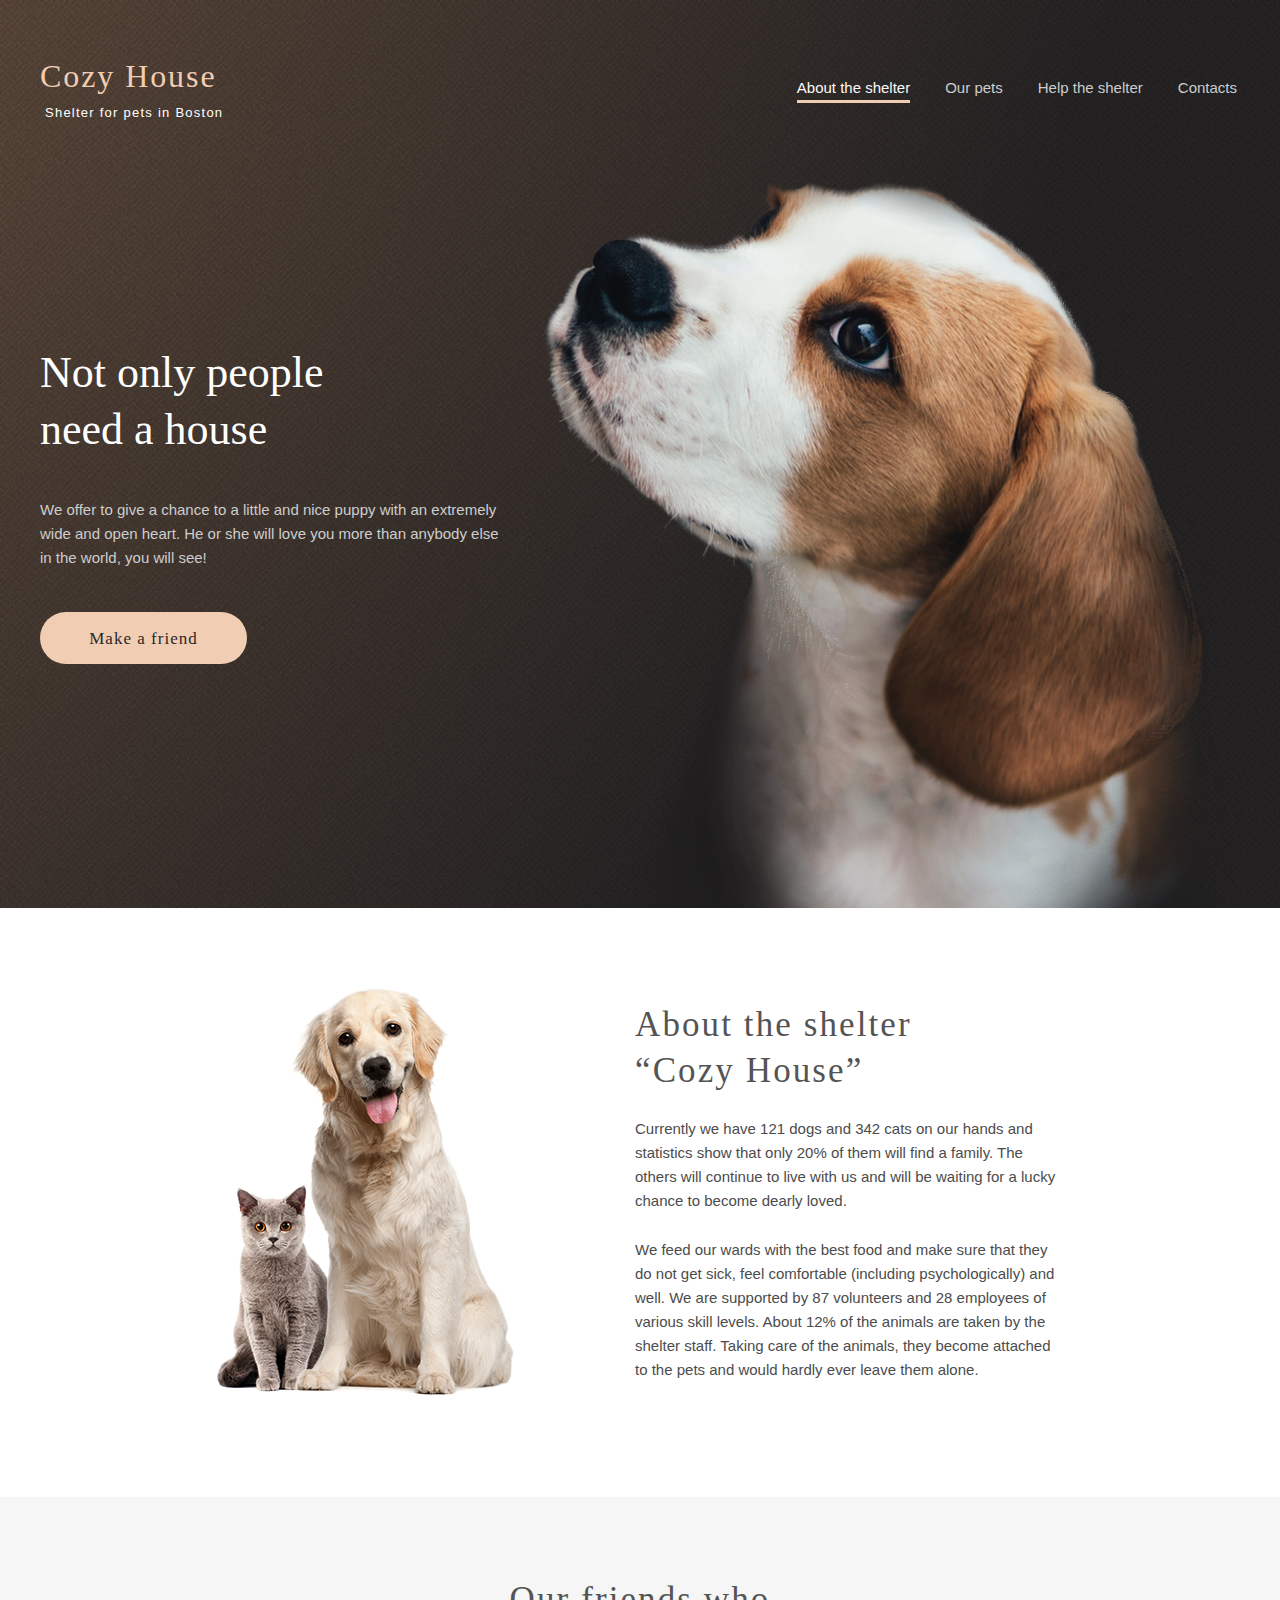
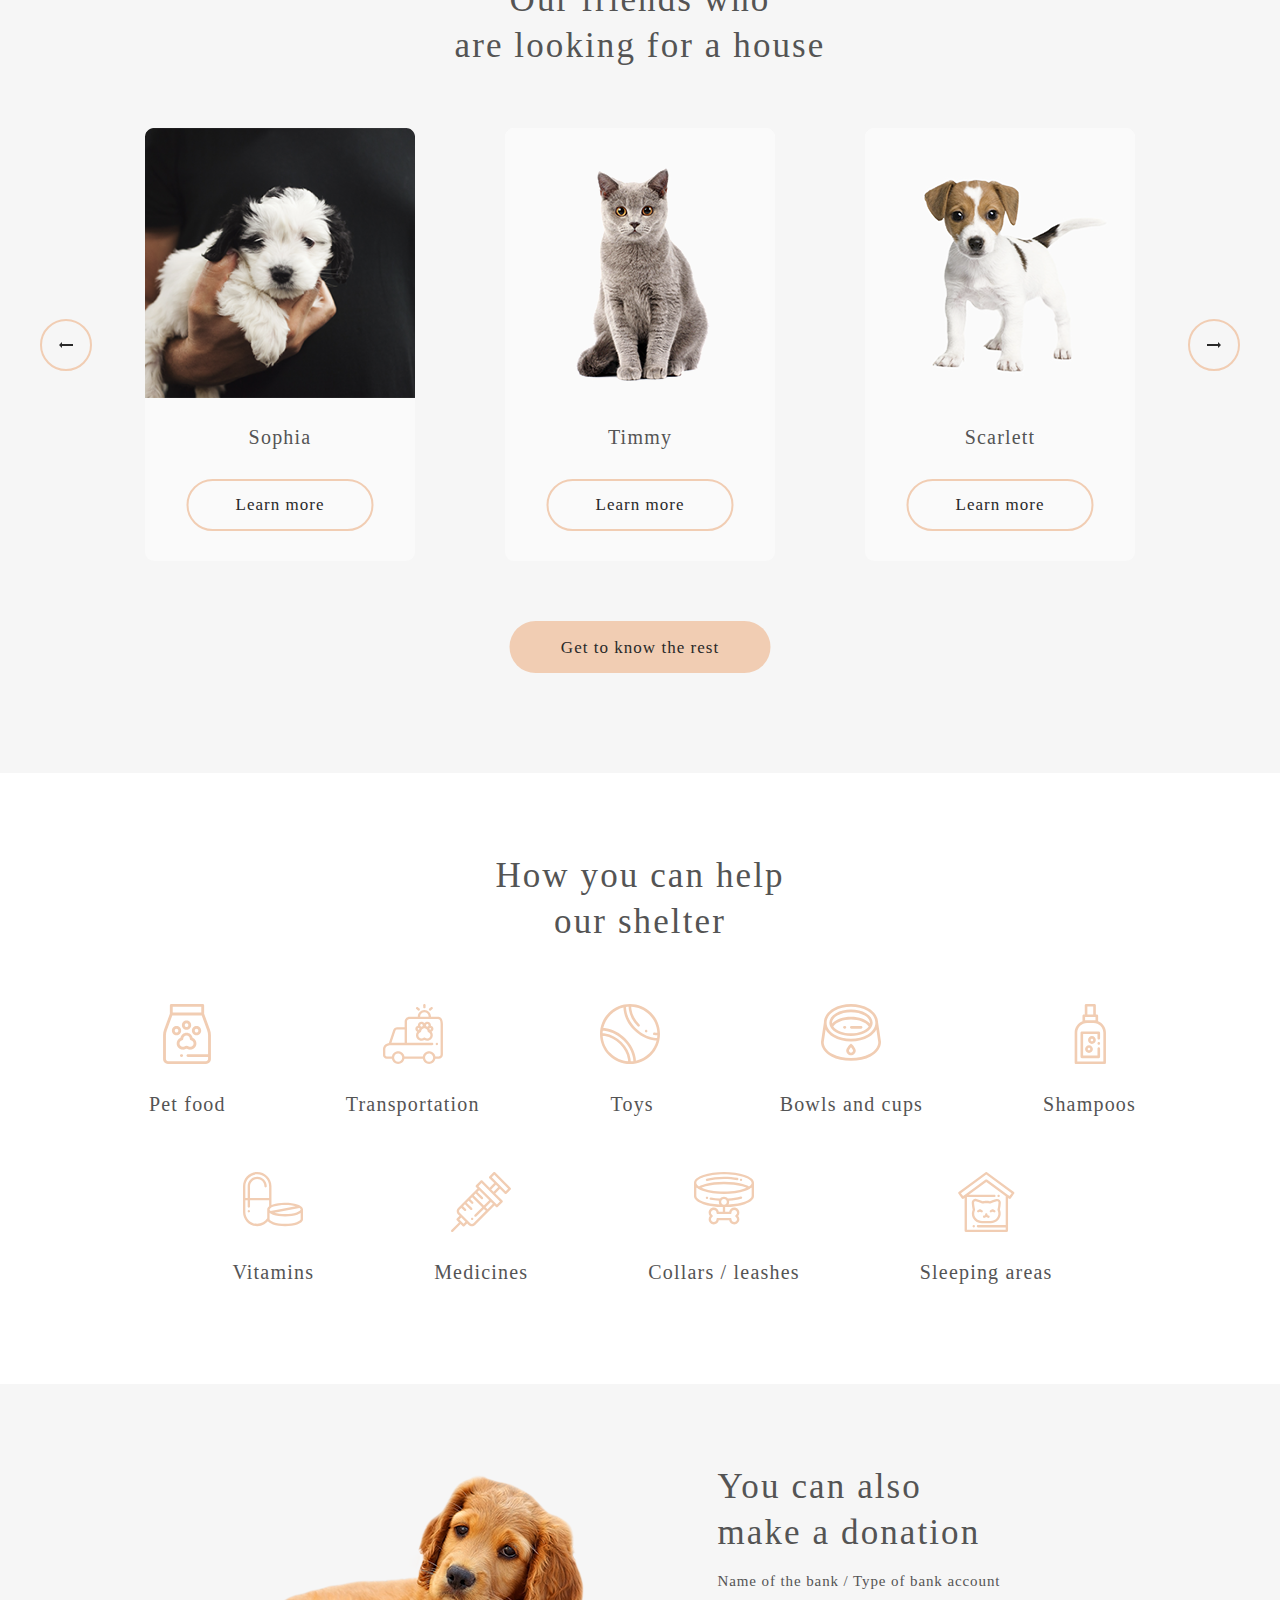
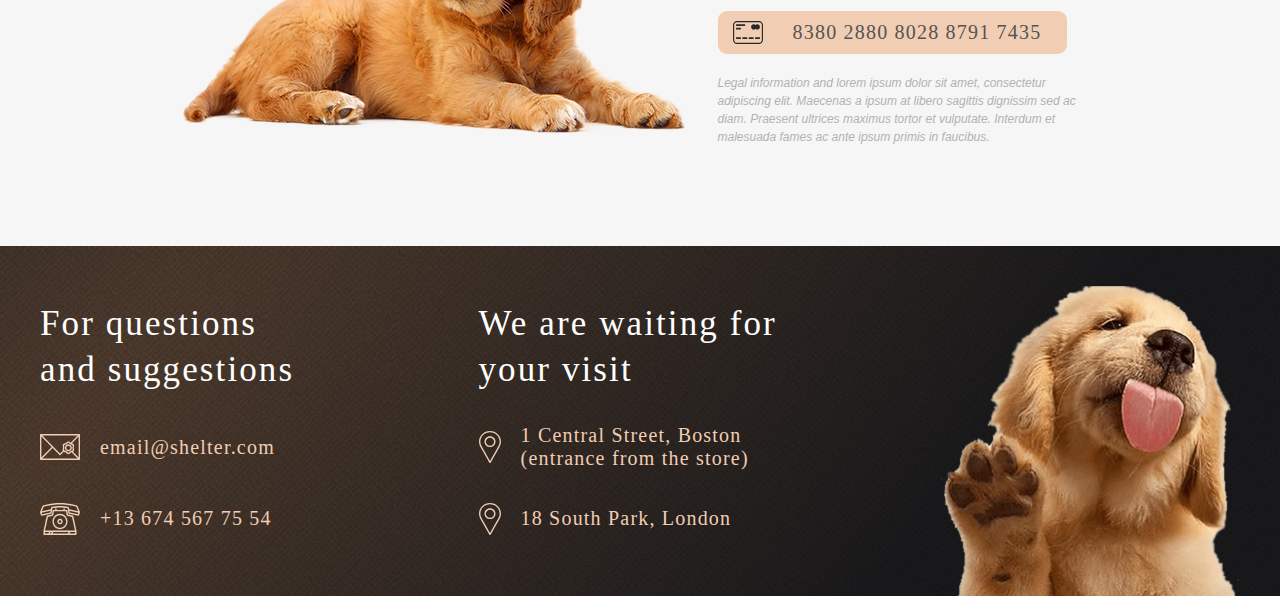
<file: shelter/pages/main/index.html>
<!DOCTYPE html>
<html lang="en">
<head>
    <meta charset="UTF-8">
    <meta http-equiv="X-UA-Compatible" content="IE=edge">
    <meta name="viewport" content="width=device-width, initial-scale=1.0">
    <title>Shelter for pets</title>
    <link rel="stylesheet" href="normalize.css">
    <link rel="stylesheet" href="style.css">
</head>
<body class="page">
    <header class="header">
        <div class="container header-container">
            <div class="logo">
                <h1 class="logo-title title"><a href="#" class="logo-title-link">Cozy House</a></h1>
                <h5 class="logo-subtitle title"><a href="#" class="logo-subtitle-link">Shelter for pets in Boston</a></h5>
            </div>
            <nav class="main-nav">
                <ul class="nav-list">
                    <li class="nav-item"><a href="#about-us" class="nav-link nav-link_active">About the shelter</a></li>
                    <li class="nav-item"><a href="../pets/pets.html" class="nav-link">Our pets</a></li>
                    <li class="nav-item"><a href="#help-us" class="nav-link">Help the shelter</a></li>
                    <li class="nav-item"><a href="#contacts-us" class="nav-link">Contacts</a></li>
                </ul>
            </nav>
            <div class="header__burger burger">
                <span class="burger__line burger__line_first"></span>
                <span class="burger__line burger__line_second"></span>
                <span class="burger__line burger__line_third"></span>
            </div>
        </div>
    </header>
    <main>
        <section class="hero-section">
            <div class="container hero-container">
                <div class="hero-text">
                    <h2 class="hero-title title">Not only people need a house</h2>
                    <p>We offer to give a chance to a little and nice puppy with an extremely wide and open heart. 
                        He or she will love you more than anybody else in the world, you will see!</p>
                    <a class="btn-link hero-btn" href="#our-pets">Make a friend</a>
                </div>
                <div class="hero-img">
                    <img src="../../assets/images/start-screen-puppy.png" alt="a picture of a dog">
                </div>
            </div>
        </section>
        <section class="section-about" id="about-us">
            <div class="container two-column-wrapper about-wrapper">
                <div class="about-img">
                    <img src="../../assets/images/about-pets.jpg" alt="a picture of pets">
                </div>
                <div class="about-text">
                    <h3 class="section-title title">About the shelter <br>“Cozy House”</h3>
                <p>Currently we have 121 dogs and 342 cats on our hands and statistics show that only 20% 
                    of them will find a family. The others will continue to live with us and will be waiting 
                    for a lucky chance to become dearly loved.</p>
                <p>We feed our wards with the best food and make sure that they do not get sick, feel comfortable 
                    (including psychologically) and well. We are supported by 87 volunteers and 28 employees of 
                    various skill levels. About 12% of the animals are taken by the shelter staff. 
                    Taking care of the animals, they become attached to the pets and would hardly ever leave them 
                    alone.</p>
                </div>
            </div>
        </section>
        <section class="our-pets" id="our-pets">
            <div class="container pets-wrapper">
                <h3 class="section-title title pets-title">Our friends who <br>are looking for a house</h3>
                <div class="pets-slider">
                    <div class="arrow-slider arrow-left">
                        <img src="../../assets/icons/Arrow_left.svg" alt="arrow-left">
                    </div>
                    <div class="carousel-wrapper">
                        <div class="pets-list">
                            <div class="item item-left">
                                <div class="pets-item">
                                    <img class="pet-image" src="../../assets/images/katrine.png" alt="pet's image">
                                    <h4 class="pet-title title">Katrine</h4>
                                    <button class="btn pet-btn">Learn more</button>
                                </div>
                                <div class="pets-item">
                                    <img class="pet-image" src="../../assets/images/jennifer.png" alt="pet's image">
                                    <h4 class="pet-title title">Jennifer</h4>
                                    <button class="btn pet-btn">Learn more</button>
                                </div>
                                <div class="pets-item">
                                    <img class="pet-image" src="../../assets/images/woody.png" alt="pet's image">
                                    <h4 class="pet-title title">Woody</h4>
                                    <button class="btn pet-btn">Learn more</button>
                                </div>
                            </div>
                            <div class="item item-active">
                                <div class="pets-item">
                                    <img class="pet-image pet-image-active" src="../../assets/images/katrine.png" alt="pet's image">
                                    <h4 class="pet-title title pet-title-active">Katrine</h4>
                                    <button class="btn pet-btn">Learn more</button>
                                </div>
                                <div class="pets-item">
                                    <img class="pet-image pet-image-active" src="../../assets/images/jennifer.png" alt="pet's image">
                                    <h4 class="pet-title title pet-title-active">Jennifer</h4>
                                    <button class="btn pet-btn">Learn more</button>
                                </div>
                                <div class="pets-item">
                                    <img class="pet-image pet-image-active" src="../../assets/images/woody.png" alt="pet's image">
                                    <h4 class="pet-title title pet-title-active">Woody</h4>
                                    <button class="btn pet-btn">Learn more</button>
                                </div>
                            </div>
                            <div class="item item-right">
                                <div class="pets-item">
                                    <img class="pet-image" src="../../assets/images/katrine.png" alt="pet's image">
                                    <h4 class="pet-title title">Katrine</h4>
                                    <button class="btn pet-btn">Learn more</button>
                                </div>
                                <div class="pets-item">
                                    <img class="pet-image" src="../../assets/images/jennifer.png" alt="pet's image">
                                    <h4 class="pet-title title">Jennifer</h4>
                                    <button class="btn pet-btn">Learn more</button>
                                </div>
                                <div class="pets-item">
                                    <img class="pet-image" src="../../assets/images/woody.png" alt="pet's image">
                                    <h4 class="pet-title title">Woody</h4>
                                    <button class="btn pet-btn">Learn more</button>
                                </div>
                            </div>
                        </div>
                    </div>
                    <div class="arrow-slider arrow-right">
                        <img src="../../assets/icons/Arrow_right.svg" alt="arrow-right">
                    </div>
                </div>
                <a class="btn-link know-btn" href="../pets/pets.html">Get to know the rest</a>
            </div>
        </section>
        <section class="help-us" id="help-us">
            <div class="container needs-wrapper">
                <h3 class="section-title title help-title">How you can help<br>our shelter</h3>
                <ul class="needs-list">
                    <li class="needs-item">
                        <h4 class="needs-title title">Pet food</h4>
                    </li>
                    <li class="needs-item">
                        <h4 class="needs-title title">Transportation</h4>
                    </li>
                    <li class="needs-item">
                        <h4 class="needs-title title">Toys</h4>
                    </li>
                    <li class="needs-item">
                        <h4 class="needs-title title">Bowls and cups</h4>
                    </li>
                    <li class="needs-item">
                        <h4 class="needs-title title">Shampoos</h4>
                    </li>
                    <li class="needs-item">
                        <h4 class="needs-title title">Vitamins</h4>
                    </li>
                    <li class="needs-item">
                        <h4 class="needs-title title">Medicines</h4>
                    </li>
                    <li class="needs-item">
                        <h4 class="needs-title title">Collars / leashes</h4>
                    </li>
                    <li class="needs-item">
                        <h4 class="needs-title title">Sleeping areas</h4>
                    </li>
                </ul>
            </div>
        </section>
        <section class="section-donate">
            <div class="container two-column-wrapper donate-wrapper">
                <div class="donate-img">
                    <img src="../../assets/images/donation-dog.png" alt="picture of puppy">
                </div>
                <div class="donate-text">
                    <h3 class="section-title title donate-title">You can also<br> make a donation</h3>
                    <h5 class="title donation-subtitle">Name of the bank / Type of bank account</h5>
                    <a class="card-container" href="#/">
                        <h4 class="card-number title">
                            8380 2880 8028 8791 7435
                        </h4>
                    </a>
                    <p class="donation-text">Legal information and lorem ipsum dolor sit amet, consectetur adipiscing elit. 
                    Maecenas a ipsum at libero sagittis dignissim sed ac diam. 
                    Praesent ultrices maximus tortor et vulputate. Interdum et malesuada fames ac ante 
                    ipsum primis in faucibus.</p>
                </div>
            </div>
        </section>
    </main>
    <footer class="page-footer" id="contacts-us">
        <div class="container footer-wrapper">
            <div class="contact-details">
                <div class="contact-info">
                    <h3 class="title footer-title">For questions and suggestions</h3>
                    <ul class="contact-list">
                        <li class="contact-item">
                            <a href="mailto:email@shelter.com" class="contact-link footer-link mail-icon">email@shelter.com</a>
                        </li>
                        <li class="contact-item">
                            <a href="tel:+136745677554" class="contact-link footer-link phone-icon">
                                +13 674 567 75 54</a>
                        </li>
                    </ul>
                </div>
                <div class="locations-info">
                    <h3 class="title footer-title">We are waiting for your visit</h3>
                    <ul class="locations-list">
                        <li class="locations-item">
                            <a href="https://goo.gl/maps/GVfCmRAL5o147QA9A" target="_blank" class="location-link footer-link pin-icon">1 Central Street, Boston (entrance from the store)</a>
                        </li>
                        <li class="locations-item">
                            <a href="https://goo.gl/maps/mGW9Td48erTwxcLm7" target="_blank" class="location-link footer-link pin-icon">18 South Park, London </a>
                        </li>
                    </ul>
                </div>
                <div class="foooter-picture">
                    <img src="../../assets/images/footer-puppy.png" alt="picture of puppy">
                </div>
            </div>
        </div>
    </footer>
    <div class="page-cover"></div>
    <div class="popup">
        <div class="popup-body">
            <div class="popup-content">
                <div class="popup-close">
                    <img src="../../assets/icons/cross.svg" alt="close-cross" width="12" height="12">
                </div>
                    <div class="popup-wrapper">
                        <img src="../../assets/images/jennifer.png" alt="pet" class="popup-img" data-pets="img">
                        <div class="pet-description">
                            <h3 class="popup-title title" data-pets="name">Jennifer</h3>
                            <h5 class="popup-subtitle title"><span data-pets="type">Dog</span> - <span data-pets="breed">Labrador</span></h5>
                            <p class="popup-text" data-pets="description">
                                Jennifer is a sweet 2 months old Labrador that is patiently waiting to find a new forever home. 
                                This girl really enjoys being able to go outside to run and play, but won't hesitate to play up 
                                a storm in the house if she has all of her favorite toys.
                            </p>
                            <ul class="popup-list">
                                <li class="description-item">Age: <span data-pets="age">2 months</span></li>
                                <li class="description-item">Inoculations: <span data-pets="inoculations">none</span></li>
                                <li class="description-item">Diseases: <span data-pets="diseases">none</span></li>
                                <li class="description-item">Parasites: <span data-pets="parasites">none</span></li>
                            </ul>
                        </div>
                    </div>
            </div>
        </div>
    </div>
    <script type="module" src="index.js"></script>
</body>
</html>
</file>
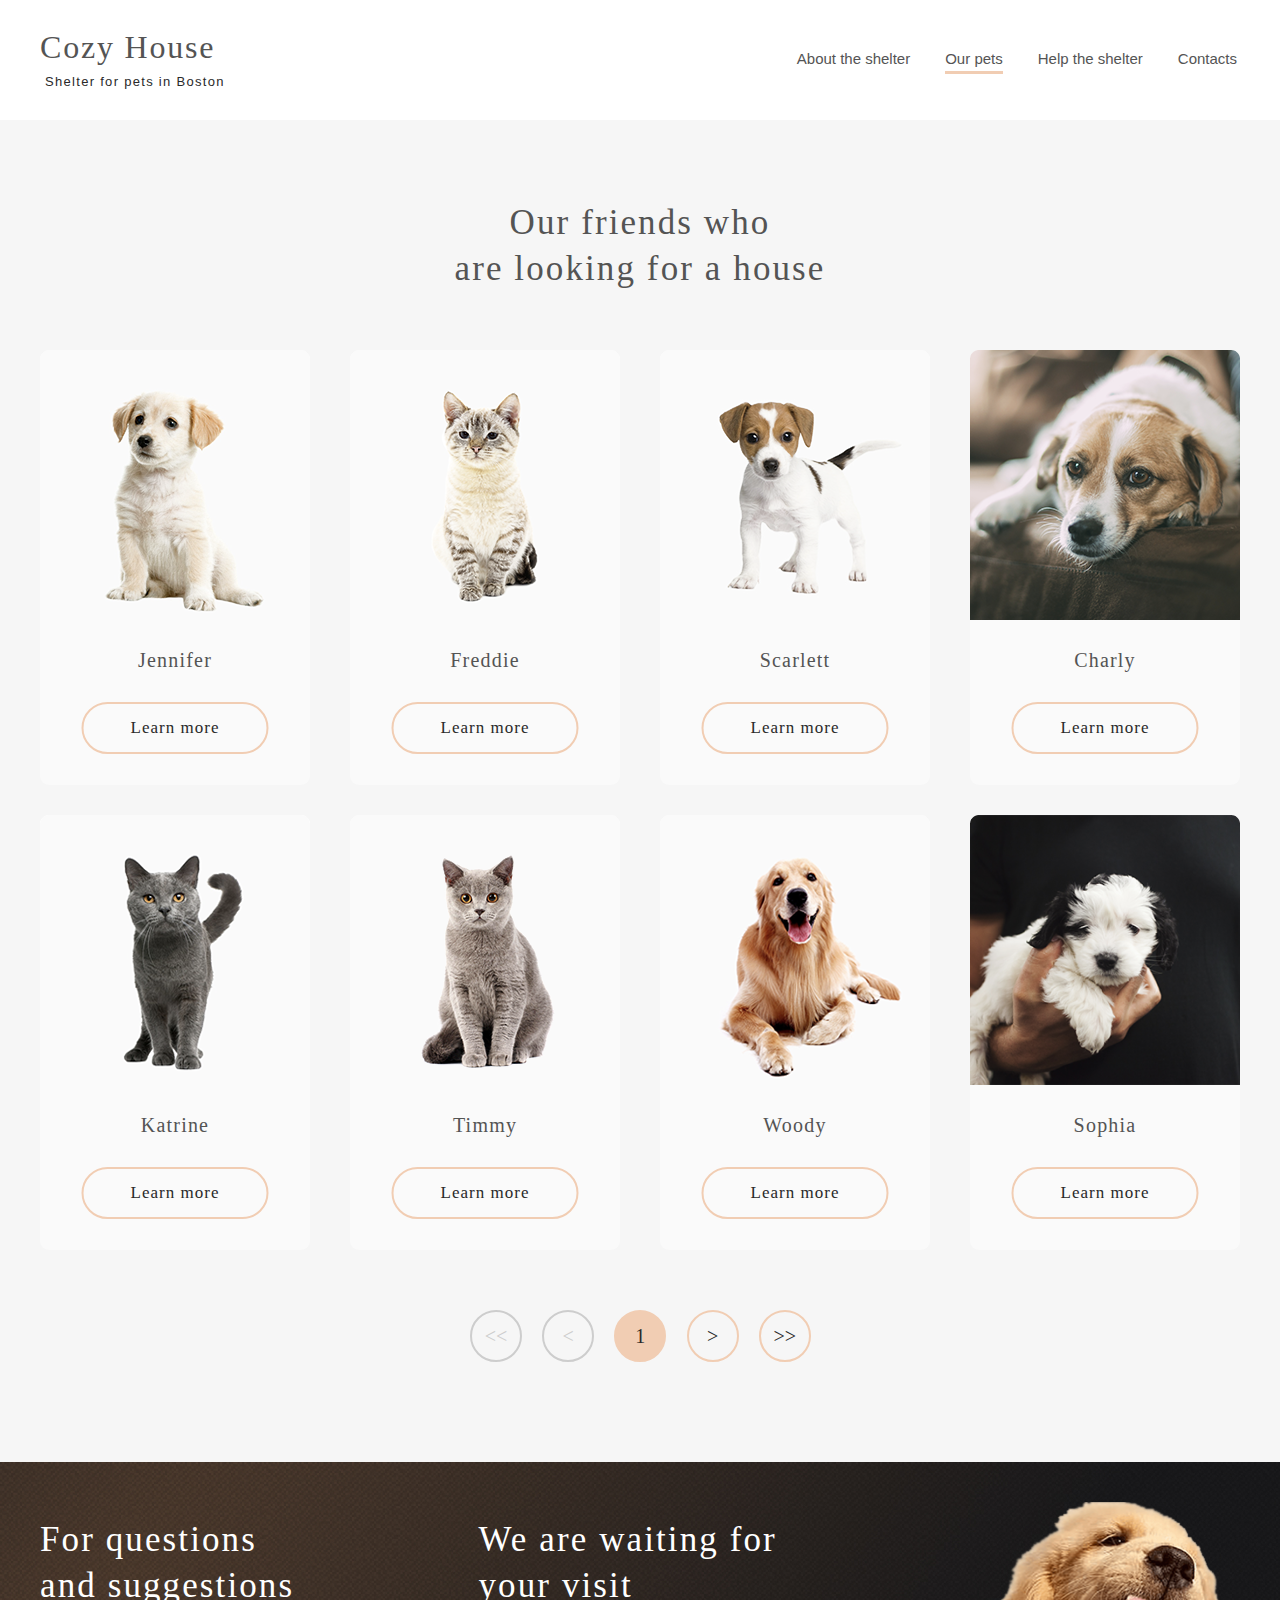
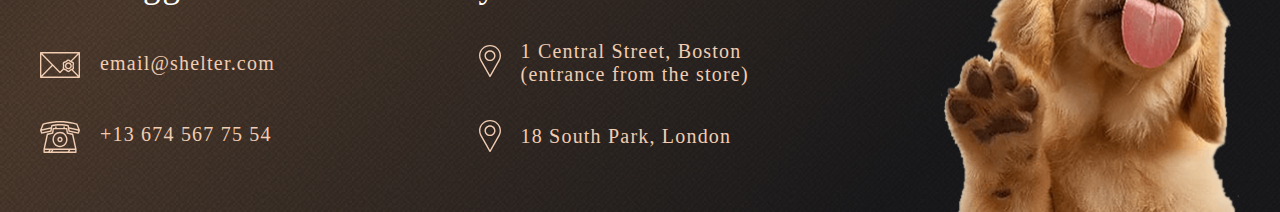
<file: shelter/pages/pets/pets.html>
<!DOCTYPE html>
<html lang="en">
<head>
    <meta charset="UTF-8">
    <meta http-equiv="X-UA-Compatible" content="IE=edge">
    <meta name="viewport" content="width=device-width, initial-scale=1.0">
    <title>Shelter for pets</title>
    <link rel="stylesheet" href="../main/normalize.css">
    <link rel="stylesheet" href="style.css">
</head>
<body class="page sticky-page">
    <header class="header sticky-header">
        <div class="container header-container">
            <div class="logo">
                <h1 class="logo-title title"><a href="../main/index.html" class="logo-title-link">Cozy House</a></h1>
                <h5 class="logo-subtitle title"><a href="../main/index.html" class="logo-subtitle-link">Shelter for pets in Boston</a></h5>
            </div>
            <nav class="main-nav">
                <ul class="nav-list">
                    <li class="nav-item"><a href="../main/index.html" class="nav-link">About the shelter</a></li>
                    <li class="nav-item"><a href="#our-pets" class="nav-link nav-link_active">Our pets</a></li>
                    <li class="nav-item"><a href="../main/index.html#help-us" class="nav-link">Help the shelter</a></li>
                    <li class="nav-item"><a href="#contacts-us" class="nav-link">Contacts</a></li>
                </ul>
            </nav>
            <div class="header__burger burger">
                <span class="burger__line burger__line_first"></span>
                <span class="burger__line burger__line_second"></span>
                <span class="burger__line burger__line_third"></span>
            </div>
        </div>
    </header>
    <main class="page-main">
        <section class="our-pets" id="our-pets">
            <div class="container pets-wrapper">
                <h3 class="section-title title pets-title">Our friends who <br>are looking for a house</h3>
                <ul class="pets-list">
                    <li class="pets-item">
                        <img class="pet-image" src="../../assets/images/katrine.png" alt="pet's image">
                        <h4 class="pet-title title">Katrine</h4>
                        <button class="btn pet-btn">Learn more</button>
                    </li>
                    <li class="pets-item">
                        <img class="pet-image" src="../../assets/images/jennifer.png" alt="pet's image">
                        <h4 class="pet-title title">Jennifer</h4>
                        <button class="btn pet-btn">Learn more</button>
                    </li>
                    <li class="pets-item">
                        <img class="pet-image" src="../../assets/images/woody.png" alt="pet's image">
                        <h4 class="pet-title title">Woody</h4>
                        <button class="btn pet-btn">Learn more</button>
                    </li>
                    <li class="pets-item">
                        <img class="pet-image" src="../../assets/images/sophia.png" alt="pet's image">
                        <h4 class="pet-title title">Sophia</h4>
                        <button class="btn pet-btn">Learn more</button>
                    </li>
                    <li class="pets-item">
                        <img class="pet-image" src="../../assets/images/timmy.png" alt="pet's image">
                        <h4 class="pet-title title">Timmy</h4>
                        <button class="btn pet-btn">Learn more</button>
                    </li>
                    <li class="pets-item">
                        <img class="pet-image" src="../../assets/images/charly.png" alt="pet's image">
                        <h4 class="pet-title title">Charly</h4>
                        <button class="btn pet-btn">Learn more</button>
                    </li>
                    <li class="pets-item">
                        <img class="pet-image" src="../../assets/images/scarlett.png" alt="pet's image">
                        <h4 class="pet-title title">Scarlett</h4>
                        <button class="btn pet-btn">Learn more</button>
                    </li>
                    <li class="pets-item">
                        <img class="pet-image"  src="../../assets/images/freddie.png" alt="pet's image">
                        <h4 class="pet-title title">Freddie</h4>
                        <button class="btn pet-btn">Learn more</button>
                    </li>
                </ul>
            </div>
        </section>
        <div class="container">
            <div class="paginator">
                <a class="begining disabled" href="#begining">&#x3C;&#x3C;</a>
                <a class="prev disabled" href="#prev">&#x3C;</a>
                <a class="current" href="#1">1</a>
                <a class="next" href="#next">&#x3E;</a>
                <a class="end" href="#end">&#x3E;&#x3E;</a>
              </div>
        </div>
    </main>
    <footer class="page-footer" id="contacts-us">
        <div class="container footer-wrapper">
            <div class="contact-details">
                <div class="contact-info">
                    <h3 class="title footer-title">For questions and suggestions</h3>
                    <ul class="contact-list">
                        <li class="contact-item">
                            <a href="mailto:email@shelter.com" class="contact-link footer-link mail-icon">email@shelter.com</a>
                        </li>
                        <li class="contact-item">
                            <a href="tel:+136745677554" class="contact-link footer-link phone-icon">
                                +13 674 567 75 54</a>
                        </li>
                    </ul>
                </div>
                <div class="locations-info">
                    <h3 class="title footer-title">We are waiting for your visit</h3>
                    <ul class="locations-list">
                        <li class="locations-item">
                            <a href="https://goo.gl/maps/GVfCmRAL5o147QA9A" target="_blank" class="location-link footer-link pin-icon">1 Central Street, Boston (entrance from the store)</a>
                        </li>
                        <li class="locations-item">
                            <a href="https://goo.gl/maps/mGW9Td48erTwxcLm7" target="_blank" class="location-link footer-link pin-icon">18 South Park, London </a>
                        </li>
                    </ul>
                </div>
                <div class="foooter-picture">
                    <img src="../../assets/images/footer-puppy.png" alt="picture of puppy">
                </div>
            </div>
        </div>
    </footer>
    <div class="page-cover"></div>
    <div class="popup">
        <div class="popup-body">
            <div class="popup-content">
                <div class="popup-close">
                    <img src="../../assets/icons/cross.svg" alt="close-cross" width="12" height="12">
                </div>
                    <div class="popup-wrapper">
                        <img src="../../assets/images/jennifer.png" alt="pet" class="popup-img" data-pets="img">
                        <div class="pet-description">
                            <h3 class="popup-title title" data-pets="name">Jennifer</h3>
                            <h5 class="popup-subtitle title"><span data-pets="type">Dog</span> - <span data-pets="breed">Labrador</span></h5>
                            <p class="popup-text" data-pets="description">
                                Jennifer is a sweet 2 months old Labrador that is patiently waiting to find a new forever home. 
                                This girl really enjoys being able to go outside to run and play, but won't hesitate to play up 
                                a storm in the house if she has all of her favorite toys.
                            </p>
                            <ul class="popup-list">
                                <li class="description-item">Age: <span data-pets="age">2 months</span></li>
                                <li class="description-item">Inoculations: <span data-pets="inoculations">none</span></li>
                                <li class="description-item">Diseases: <span data-pets="diseases">none</span></li>
                                <li class="description-item">Parasites: <span data-pets="parasites">none</span></li>
                            </ul>
                        </div>
                    </div>
            </div>
        </div>
    </div>
    
    <script type="module" src="index.js"></script>
</body>
</html>
</file>
<file: shelter/pages/main/style.css>
* {
    box-sizing: border-box;
}
  
html {
    scroll-behavior: smooth;
}

.page {
    display: flex;
    min-height: 100vh;
    flex-direction: column;
    justify-content: space-between;
    margin: 0;
    padding: 0;
    font-family: Arial, "Nimbus Sans L", "Helvetica CY", sans-serif;
    font-size: 15px;
    background-color: #F6F6F6;
}

a {
    font-size: 15px;
    text-decoration: none;
    color: #CDCDCD;
}

.container {
    max-width: 1280px;
    margin: 0 auto;
    padding: 0 40px;
}

.title {
    margin: 0;
    font-weight: 400;
    font-family: Georgia, serif;
    color: #545454;
}

.btn {
    height: 52px;
    border-radius: 100px;
    cursor: pointer;
    font-family: Georgia, serif;
    font-size: 17px;
    letter-spacing: 0.06em;
    transition: 0.3s;
    border: 2px solid #F1CDB3;
}

.btn-link {
    height: 52px;
    padding: 17px 10px 10px 10px;
    display: inline-block;
    word-wrap: break-word;
    vertical-align: top;
    text-align: center;
    cursor: pointer;
    font-family: Georgia, serif;
    font-size: 17px;
    letter-spacing: 0.06em;
    transition: 0.3s;
    background-color: #F1CDB3;
    border-radius: 100px;
    color: #292929;
}


.btn-link:hover {
    background-color: #FDDCC4;
}

.header__burger {
    display: none;
    width: 30px;
    height: 22px;
    margin-right: 44px;
    position: relative;
    cursor: pointer;
  }
  
  .burger__line {
    display: block;
    position: absolute;
    left: 0;
    width: 100%;
    height: 2px;
    border-radius: 2px;
    transition: 0.4s;
    background-color: #F1CDB3;
  }
  
  .header__burger:hover .burger__line {
    background-color: #FDDCC4;
  }
  
  .burger__line_first {
    top: 0;
  }
  
  .burger__line_second {
     top: 50%;
     transform: translateY(-50% );
  }
  
  .burger__line_third {
    bottom: 0;
  }
  
  .open .burger__line_first {
    transform: translateX(10px) translateY(10px) rotate(90deg);
  } 
  
  .open .burger__line_second {
    transform: translateX(0) translateY(-1px) rotate(90deg);
  } 
  
  .open .burger__line_third {
    transform: translateX(-10px) translateY(-10px) rotate(90deg);
} 

.header-container {
    height: 120px;
    padding-top: 60px;
    display: flex;
    justify-content: space-between;
    align-items: center;
    background-repeat: no-repeat;
    background-position: center 0;
    background-size: cover;
    background-image: url('../../assets/images/start-screen-gradient-background.jpg');
}

.logo {
    transition: 0.4s;
}

.logo-title {
    font-size: 32px;
    line-height: 110%;
    letter-spacing: 0.06em;
}

.logo-title-link {
    font-size: 32px;
    color: #F1CDB3;    
}

.logo-subtitle {
    padding-top: 10px;
    line-height: 15px;
    letter-spacing: 0.1em;
}

.logo-subtitle-link {
    padding-left: 5px;
    font-size: 13px;
    font-family: Arial, "Nimbus Sans L", "Helvetica CY", sans-serif;
    color: #ffffff;  
}

.main-nav {
    margin: 0 3px 5px auto;
}
 
.nav-list {
   display: flex;
   justify-content: space-evenly;
   flex-wrap: wrap;
   padding: 0;
   margin: 0;
   list-style: none;
}

.nav-item {
    padding-right: 35px;
}

.nav-item:last-child {
    padding-right: 0;
}
 
 .nav-link {
    line-height: 160%;
    transition: 0.3s;
}

.nav-link_active {
    position: relative;
    padding-bottom: 3px;
    color: #FAFAFA;
}

.nav-link_active::after {
    position: absolute;
    top: 107%;
    left: 0;
    width: 100%;
    height: 3px;
    background-color: #F1CDB3;
    content: "";
    
}

.nav-link:hover {
    color: #FAFAFA;
}

.hero-container {
    /* min-height: 728px; */
    display: flex;
    padding-top: 60px;
    padding-left: 40px;
    justify-content: space-between;
    background-position: center -90px;
    background-repeat: no-repeat;
    background-size: cover;
    background-image: url('../../assets/images/start-screen-gradient-background.jpg');
}

.hero-text {
    max-width: 460px;
    padding-top: 164px;
}

.hero-title {
    width: 310px;
    padding-bottom: 25px;
    font-size: 44px;
    line-height: 130%;
    color: #ffffff; 
}

.hero-text p {
    margin-bottom: 42px;
    line-height: 160%;
    color: #CDCDCD;
}

.hero-img {
    max-height: 728px
}

.hero-img img {
    display: block;
}

.hero-btn {
    width: 207px;
}

.section-title {
    line-height: 130%;
    font-size: 35px;
    letter-spacing: 0.06em;
}

.two-column-wrapper {
    display: flex;
    padding-top: 80px;
    justify-content: space-between;
}

.about-wrapper {
    /* min-height: 588px; */
    padding-bottom: 90px;
    background-color: #FFFFFF;
}

.about-img {
    width: 300px;
    height: 408px;
    margin-left: 175px;
}

.about-text {
    width: 430px;
    margin-right: 175px;
}

.about-text .section-title {
    width: 370px;
    padding-top: 14px;
}

.about-text p {
    margin: 24px 0 25px;
    line-height: 160%;
    color: #4C4C4C;;
}

.pets-wrapper {
    background-color: #F6F6F6;;
}

.pets-title,
.help-title {
    padding-top: 80px;
    padding-bottom: 60px;
    text-align: center;
}

.pets-slider {
    display: flex;
    /*justify-content: space-between;*/
    align-items: center;
}

.item, 
.pets-list {
    display: flex;
}

.item {
    /* width: 990px; */
    gap: 90px;
}

.carousel-wrapper {
    width: 990px;
    overflow: hidden;
}

.pets-list {
    position: relative;
    left: -990px;
}

.pets-item {
    width: 270px;
}

@keyframes move-left {
    from {left: -990px;}
    to {left: 0px;}
  }
.transition-left {
    animation-name: move-left;
    animation-duration: 0.4s;
}

@keyframes move-right {
    from {left: -990px;}
    to {left: -1980px;}
  }
.transition-right {
    animation-name: move-right;
    animation-duration: 0.4s;
}

.hidden {
    display: none;
}

.arrow-slider {
    width: 52px;
    height: 52px;
    padding-top: 13px;
    border-radius: 50%;
    border: 2px solid #F1CDB3;
    text-align: center;
    cursor: pointer;
}

.arrow-left {
    margin-right: auto;
}

.arrow-right {
    margin-left: auto;
}

.pets-item {
    padding-bottom: 30px;
    background-color: #FAFAFA;
    border-radius: 9px 9px 9px 9px;
    cursor: pointer;
}

.pets-item:hover{
    box-shadow: 0px 2px 35px 14px rgba(13, 13, 13, 0.04);
    background-color: #ffffff;
}

.pet-title {
    padding: 25px 0 30px;
    font-size: 20px;
    line-height: 23px;
    text-align: center;
    letter-spacing: 0.06em;
}

.pet-btn {
    width: 187px;
    position: relative;
    left: 50%;
    transform: translate(-50%, 0);
    background: transparent;
    color: #292929;
    text-align: center;
}

.pets-item:hover .pet-btn,
.arrow-slider:hover {
    background-color: #FDDCC4;
    border: 2px solid #FDDCC4;
}

.know-btn {
    width: 261px;
    margin-top: 60px;
    margin-bottom: 100px;
    position: relative;
    left: 50%;
    transform: translate(-50%, 0);
}

.needs-wrapper {
    min-height: 611px;
    background-color: #FFFFFF;
}

.needs-list {
    display: flex;
    justify-content: center;
    flex-wrap: wrap;
    align-items: center;
    gap: 55px;
    padding: 0 0 0 70px;
    margin: 0;
    list-style: none; 
}

.needs-item {
    height: 113px;
    margin-right: 65px;
}

.needs-item:nth-child(1) {
    background: url('../../assets/icons/pet_food.svg') top center no-repeat;
}

.needs-item:nth-child(2) {
    background: url('../../assets/icons/transportation.svg') top center no-repeat;
}

.needs-item:nth-child(3) {
    width: 60px;
    background: url('../../assets/icons/toys.svg') top center no-repeat;
}

.needs-item:nth-child(4) {
    background: url('../../assets/icons/bowls_and_cups.svg') top center no-repeat;
}

.needs-item:nth-child(5) {
    background: url('../../assets/icons/shampoos.svg') top center no-repeat;
}

.needs-item:nth-child(6) {
    background: url('../../assets/icons/vitamins.svg') top center no-repeat;
}

.needs-item:nth-child(7) {
    background: url('../../assets/icons/medicines.svg') top center no-repeat;
}

.needs-item:nth-child(8) {
    background: url('../../assets/icons/collars_or_leashes.svg') top center no-repeat;
}

.needs-item:nth-child(9) {
    background: url('../../assets/icons/sleeping_area.svg') top center no-repeat;
}

.needs-title {
    margin: 0;
    padding-top: 89px;
    text-align: center;
    vertical-align: bottom;
    font-size: 20px;
    line-height: 23px;
    letter-spacing: 0.06em;
}

.needs-item:nth-child(3) .needs-title {
    padding-left: 5px;
}

.donate-wrapper{
    justify-content: center;
    min-height: 462px;
    background-color: #F6F6F6;
}

.donate-img {
    padding-top: 10px;
}

.donate-text {
    width: 380px;
    margin-left: 30px;
}

.donation-subtitle {
    padding-bottom: 20px;
    padding-top: 18px;
    font-size: 15px;
    letter-spacing: 0.06em;
}

.card-container {
    display: inline-block;
    word-wrap: break-word;
    vertical-align: top;
    text-align: center;
    cursor: pointer;
    font-family: Georgia, serif;
    font-size: 20px;
    letter-spacing: 0.06em;
    transition: 0.3s;
    width: 349px;
    height: 43px;
    padding: 10px 0 10px 15px;
    border-radius: 9px;
    background-color: #F1CDB3;
}


.card-container:hover {
    background: #FDDCC4;
}

.card-number {
    position: relative;
    padding-left: 35px;
}
  
.card-number::before {
    content: "";
    position: absolute;
    top: 0;
    left: 0;
    width: 30px;
    height: 23px;
    background-size: contain;
    background-repeat: no-repeat;
    background-image: url('../../assets/icons/credit_card.svg');
    cursor: pointer;
}

.card-number a {
    padding-left: 45px;
    font-size: 20px;
    line-height: 115%;
    color: inherit;
    letter-spacing: 0.06em;
}

.donation-text {
    width: 380px;
    margin-top: 20px;
    font-style: italic;
    font-size: 12px;
    line-height: 18px;
    color: #B2B2B2;
}

.footer-wrapper {
    min-height: 350px;
    background-repeat: no-repeat;
    background-position: center 0;
    background-size: cover;
    background-image: url('../../assets/images/footer_gradient_background.jpg');
}

.footer-title {
    height: 90px;
    margin-bottom: 45px;
    font-size: 35px;
    line-height: 130%;
    color: #FFFFFF;  
    letter-spacing: 0.06em;
}

.locations-info .footer-title {
    margin-bottom: 33px;
}

.footer-link {
    position: relative;
    transition: 0.3s;
    font-size: 20px;
    line-height: 115%;
    font-family: Georgia, serif;
    letter-spacing: 0.06em;
    color: #F1CDB3;
}

.footer-link:hover {
    filter: invert(1%) sepia(7%) saturate(90%) hue-rotate(231deg) brightness(113%) contrast(96%);
}

.contact-details {
    display: flex;
    gap: 160px;
    justify-content: space-between;
}

.contact-info {
    width: 279px;
    padding-top: 55px; 
}

.locations-info {
    width: 302px;
    padding-top: 55px; 
}

.contact-list,
.locations-list {
    margin: 0;
    padding-left: 0;
    list-style: none;
}

.locations-item:first-child,
.contact-item:first-child {
    margin-bottom: 30px;
}

.contact-item:last-child {
    padding-top: 18px;
}

.locations-item {
    display: flex;
    align-items: center;
    cursor: pointer;
}

.locations-item:last-child {
    padding-top: 7px;
}

.foooter-picture {
    padding-top: 40px;
}

.foooter-picture img {
    display: block;
}

.contact-link {
    padding-left: 60px;
}

.location-link {
    padding-left: 42px;
}

.footer-link::before {
    content: "";
    position: absolute;
    top: -2px;
    left: 0;
    background-size: contain;
    background-repeat: no-repeat;
}
.mail-icon::before {
    width: 40px;
    height: 26px;
    background-image: url('../../assets/icons/mail.svg');
}

.phone-icon::before {
    width: 40px;
    height: 32px;
    top: -4px;
    background-image: url('../../assets/icons/phone.svg');
}

.pin-icon::before {
    width: 22px;
    height: 32px;
    background-image: url('../../assets/icons/pin.svg');
}

.locations-item:first-child .pin-icon::before {
    top: 7px;
}

.locations-item:last-child .pin-icon::before {
    top: -4px;
}

.page-cover {
    display: none;
    position: fixed;
    top: 0;
    left: 0;
    height: 0;
    width: 0;
    z-index: -1;
}

.modal-opened {
    position: fixed;
    right: 0;
    left: 0;
    overflow: hidden;
}

.popup {
    position: fixed;
    width: 100%;
    height: 100%;
    background-color: rgba(41, 41, 41, 0.6);
    top: 0;
    left: 0;
    display: none;
    overflow-y: auto;
}

.popup.open {
    display: block;
    z-index: 20;
}
  
.popup-body {
    min-height: 100vh;
    display: flex;
    align-items: center;
    justify-content: center;
    padding: 30px 0;  
}

.popup-content {
    position: relative;
    width: calc(100% - 65px);
    max-width: 900px;
    /* height: 500px;
    padding: 30px; */
    background-color: #FAFAFA;
    border-radius: 9px;
    transition: 0.3s;
}

.popup-content-shadow {
    box-shadow: 0px 2px 35px 14px rgba(13, 13, 13, 0.04);
}

.popup-wrapper {
    display: flex;
    gap: 29px;
}

.pet-description {
    margin-right: 20px;
    padding-top: 50px;
    overflow-y: auto;
}

.popup-img {
    width: 500px;
    height: 500px;
    border-radius: 9px 0px 0px 9px;
}

.popup-title {
    padding-bottom: 10px;
    font-size: 35px;
    line-height: 130%;
    color: #000000;
    letter-spacing: 0.06em;
}

.popup-subtitle {
    font-size: 20px;
    line-height: 115%;
    letter-spacing: 0.06em;
    color: #000000;
}

.popup-text {
    margin: 40px 0;
    font-family: Georgia, serif;
    line-height: 110%;
    letter-spacing: 0.06em;
    color: #000000;
}

.popup-list {
    padding: 0;
    margin: 0;
}

.description-item::marker {
    color: #F1CDB3;
}

.description-item {
    padding-bottom: 10px;
    font-family: Georgia, serif;
    line-height: 110%;
    letter-spacing: 0.06em;
    color: #000000;
    font-weight: 700;
    font-size: 15px;
}

.description-item span {
    font-weight: 400;
}

.popup-close {
    width: 52px;
    height: 52px;
    padding-top: 17px;
    position: absolute;
    bottom: 100%;
    left: calc(100% - 10px);
    z-index: 11;
    border-radius: 50%;
    border: 2px solid #F1CDB3;
    text-align: center;
    cursor: pointer;
}

.popup-close:hover {
    background-color: #FDDCC4;
    border: 2px solid #FDDCC4;
    cursor: pointer;
}

.fixed-page {
    overflow: hidden;
}

@media screen and (max-width: 1279px) {
    .container {
        padding: 0 30px;
    }

    .header-container {
        background-image: url('../../assets/images/start_screen_bg_tablet.jpg');
    }

    .hero-container {
        flex-direction: column;
        align-items: center;
        background-image: url('../../assets/images/start_screen_bg_tablet.jpg');
    }

    .hero-text {
        padding-top: 30px;
        padding-bottom: 100px;
    }

    .hero-btn {
        position: relative;
        left: 50%;
        transform: translate(-50%, 0);
    }

    .hero-img {
        margin-left: auto;
    }

    .hero-img img {
        width: 569px;
        height: 593px;  
    }

    .two-column-wrapper {
        flex-direction: column-reverse;
        align-items: center;
    }

    .about-wrapper {
        padding-top: 67px;
        padding-bottom: 0;
    }

    .about-img {
        margin-left: 0;
        margin-bottom: 98px;
    }

    .about-text {
        margin-right: 0;
        margin-bottom: 57px;
    }

    .item {
        gap: 40px;
    }
    
    .carousel-wrapper {
        width: 580px;
    }
    
    .pets-list {
        position: relative;
        left: -580px;
    }
    
    @keyframes move-left {
        from {left: -580px;}
        to {left: 0px;}
    }
    
    @keyframes move-right {
        from {left: -580px;}
        to {left: -1160px;}
    }

    .pets-item:nth-child(3) {
        display: none;
    }

    .needs-wrapper {
        padding-bottom: 100px;
    }

    .needs-list {
        padding-left: 0;
        column-gap: 60px;
    }

    .needs-item {
        width: 170px;
        margin-right: 0;
    }

    .needs-item:nth-child(3) {
        width: 170px;
    }

    .donate-wrapper {
        padding-top: 80px;
        padding-bottom: 97px;
    }

    .donation-subtitle {
        padding-top: 19px;
    }

    .donate-text {
        margin-left: 0;
    }

    .card-container {
        padding-top: 8px;
    }

    .card-number {
        padding-left: 33px;
    }

    .donate-img {
        padding-top: 48px;
    }

    .footer-wrapper {
        background-image: url('../../assets/images/footer_bg_tablet.jpg');
    }

    .contact-details {
        justify-content: center;
        flex-wrap: wrap;
        gap: 60px;
    }

    .contact-info,
    .locations-info {
        padding-top: 30px; 
    }

    .foooter-picture {
        width: 100%;
        padding-top: 8px;
    }

    .foooter-picture img {
        margin: 0 auto;
    }

    .popup-content {
        min-height: 350px;
        width: calc(100% - 65px);
        max-width: 630px;
    }

    .popup-img {
        width: 350px;
        height: 350px;
    }

    .popup-wrapper {
        gap: 11px;
    }

    .pet-description {
        padding-top: 10px;
        margin-right: 9px;
    }

    .popup-text {
        margin: 20px 0;
        font-size: 13px;
    }

    .description-item {
        margin-left: 12px;
        padding-bottom: 5px;
    }
}

@media screen and (max-width: 767px) {
    .container {
        padding: 0 10px;
    }

    .open-menu {
        display: block;
        height: 100%;
        width: 100%;
        z-index: 4;
        background: rgba(41, 41, 41, 0.6);
    }

    .header__burger {
        display: block ;
        z-index: 11;
        transition: 0.5s ease-in-out;
    }

    .logo.open {
        position: relative;
        z-index: 11;
        margin-left: calc(100% - 300px);
    }

    .main-nav {
        width: 320px;
        height: 100%;
        position: fixed;
        top: 0;
        right: 0;
        margin: 0;
        z-index: 10;
        padding-top: 248px;
        align-items: center;
        background-color: #292929;
        transform: translateX(100%);
        transition: 0.5s;
        /* overflow-y: auto; */
    }

    /* .main-nav::before {
        content: "";
        position: fixed;
        width: 320px;
        height: 120px;
        top: 0;
        right: 0;
        background-color: red;
        z-index: 121;
    } */
    
    .main-nav_open {
        transform: translateX(0);
    }

    .nav-list {
        margin-left: 5px;
        gap: 41px;
    }
    
    .nav-item {
        padding-right: 0;
        
    }

    .nav-link {
        font-size: 32px;
        line-height: 160%;
    }

    .section-title,
    .hero-title {
        font-size: 25px;
    }

    .header-container {
        background-image: url('../../assets/images/start_screen_bg_mobile.jpg');
    }

    .hero-container {
        background-image: url('../../assets/images/start_screen_bg_mobile.jpg');
    }

    .hero-text {
        padding-bottom: 106px;
    }

    .hero-title {
        width: 230px;
        margin: 0 auto;
        text-align: center;
        letter-spacing: 0.06em;
    }

    .hero-text p {
        text-align: center;
    }

    .hero-img img {
        width: 260px;
        height: 272px;  
    }

    .about-wrapper {
        padding-top: 30px;
    }

    .about-text {
        width: 100%;
        margin-bottom: 31px;
    }

    .about-text .section-title,
    .donate-text .section-title {
        width: 80%;
        margin-left: auto;
        margin-right: auto;
        text-align: center;
    }

    .about-text p {
        width: 90%;
        margin: 22px auto 0;
        text-align: justify;
    }

    .about-img {
        margin-bottom: 0;
        padding-top: 10px;
    }

    .about-img img {
        display: block;
        width: 260px;
        height: 353px;
        margin: 0 auto;
    }

    .pets-title {
        padding-top: 40px;
        padding-bottom: 40px;
    }

    .pet-title {
        font-size: 20px;
        padding-bottom: 32px;
    }

    .pets-slider {
        max-width: 340px;
        margin: 0 auto;
        justify-content: center;
        flex-wrap: wrap;
        gap: 15px;
    }

    .arrow-left {
        order: 2;
        margin-top: 6px;
        margin-right: 32px;
    }

    .arrow-right {
        order: 3;
        margin-top: 6px;
        margin-left: 32px;
    }

    .carousel-wrapper {
        width: 270px;
    }
    
    .pets-list {
        position: relative;
        left: -270px;
    }
    
    @keyframes move-left {
        from {left: -270px;}
        to {left: 0px;}
    }
    
    @keyframes move-right {
        from {left: -270px;}
        to {left: -540px;}
    }


    .pets-item:nth-child(2) {
        display: none;
    }

    .know-btn {
        margin-top: 41px;
        margin-bottom: 42px;
    }

    .help-title {
        padding-top: 42px;
        padding-bottom: 40px;
    }

    .needs-wrapper {
        padding-bottom: 43px;
    }

    .needs-title {
        padding-top: 68px;
        font-size: 15px;
    }

    .needs-item,
    .needs-item:nth-child(3) {
        width: 130px;
        height: 87px;
    }

    .needs-item:nth-child(1),
    .needs-item:nth-child(2),
    .needs-item:nth-child(3),
    .needs-item:nth-child(4),
    .needs-item:nth-child(5),
    .needs-item:nth-child(6),
    .needs-item:nth-child(7),
    .needs-item:nth-child(8),
    .needs-item:nth-child(9) {
        background-size: 50px 50px;
    }

    .donate-wrapper {
        padding-top: 42px;
    }

    .donation-subtitle {
        padding-top: 22px;
        letter-spacing: normal;
        text-align: center;
    }

    .donate-text {
        width: 100%;
    }

    .card-container {
        width: 281px;
        display: block;
        margin: 4px auto 0;
        padding-top: 13px; 
    }

    .card-number {
        font-size: 15px;
        margin: 0 auto;
        padding-left: 30px;
        letter-spacing: 0.06em;
    }

    .card-number::before {
        top: -3px;
    }

    .donation-text {
        width: 93%;
        margin-left: auto;
        margin-right: auto;
        text-align: justify;
    }

    .donate-img {
        padding-top: 30px;
        padding-bottom: 39px;
    }

    .donate-img img {
        width:  260px;
        height: auto;
        margin: 0 auto;
    }

    .footer-wrapper {
        background-image: url('../../assets/images/footer_bg_mobile.jpg');
    }

    .contact-details {
        flex-direction: column;
        align-items: center;
        gap: 40px;
    }

    .footer-title {
        margin-bottom: 20px;
        text-align: center;
        font-size: 25px;
    }

    .contact-list {
        text-align: center;
    }

    .locations-info {
        padding-top: 5px;;
    }
    
    .locations-info .footer-title {
        width: 270px;
        margin-bottom: 14px;
        padding-left: 30px;
    }

    .locations-item:last-child {
        padding-top: 12px;
    }

    .foooter-picture {
        padding-top: 6px;
    }

    .foooter-picture img {
        width: 260px;
        height: 269px;
    }

    .popup-content {
        min-height: 341px;
        width: calc(100% - 65px);
        max-width: 240px;
    }

    .popup-close {
        left: calc(100% - 20px);
    }

    .popup-title,
    .popup-subtitle {
        text-align: center;
    }

    .popup-img {
        display: none;
    }

    .popup-wrapper {
        gap: 0;
    }

    .pet-description {
        margin: 10px;
    }

    .popup-text {
        margin-bottom: 24px;
    }
}

@media screen and (max-width: 345px) {
    .needs-list {
        flex-direction: row;
        justify-content: center;
        gap: 30px;    
        column-gap: 30px;
    }

    .needs-item:nth-child(9) {
        margin-right: auto;
        margin-left: 5px;
     }
}
</file>
<file: shelter/pages/pets/style.css>
* {
    box-sizing: border-box;
}
  
html {
    scroll-behavior: smooth;
}

.page {
    display: flex;
    min-height: 100vh;
    flex-direction: column;
    justify-content: space-between;
    margin: 0;
    padding: 0;
    font-family: Arial, "Nimbus Sans L", "Helvetica CY", sans-serif;
    font-size: 15px;
    background-color: #F6F6F6;
}

a {
    font-size: 15px;
    text-decoration: none;
    color: #545454;
}

.container {
    max-width: 1280px;
    margin: 0 auto;
    padding: 0 40px;
}

.title {
    margin: 0;
    font-weight: 400;
    font-family: Georgia, serif;
    color: #545454;
    letter-spacing: 0.06em;
}

.section-title {
    line-height: 130%;
    font-size: 35px;
}

.btn {
    height: 52px;
    border-radius: 100px;
    cursor: pointer;
    font-family: Georgia, serif;
    font-size: 17px;
    transition: 0.3s;
    border: 2px solid #F1CDB3;
}

.header__burger {
    display: none;
    width: 30px;
    height: 22px;
    margin-right: 44px;
    position: relative;
    cursor: pointer;
  }
  
  .burger__line {
    display: block;
    position: absolute;
    left: 0;
    width: 100%;
    height: 2px;
    border-radius: 2px;
    transition: 0.7s;
    background-color: #000000;
  }
  
  .header__burger:hover .burger__line {
    background-color: #292929;
  }
  
  .burger__line_first {
    top: 0;
  }
  
  .burger__line_second {
     top: 50%;
     transform: translateY(-50% );
  }
  
  .burger__line_third {
    bottom: 0;
  }
  
  .open .burger__line_first {
    transform: translateX(10px) translateY(10px) rotate(90deg);
  } 
  
  .open .burger__line_second {
    transform: translateX(0) translateY(-1px) rotate(90deg);
  } 
  
  .open .burger__line_third {
    transform: translateX(-10px) translateY(-10px) rotate(90deg);
} 

.header-container {
    height: 120px;
    display: flex;
    justify-content: space-between;
    align-items: center;
    background-color: #FFFFFF;
}

.sticky-page {
    margin-top: 120px;
}

.sticky-header {
    position: fixed;
    top: 0;
    height: 120px;
    width: 100%;
    z-index: 5;
}

.logo {
    transition: 0.4s;
}

.logo-title {
    line-height: 110%;
}

.logo-title-link {
    font-size: 32px;
    color: #545454;  
}

.logo-subtitle {
    padding-top: 10px;
    line-height: 15px;
}

.logo-subtitle-link {
    padding-left: 5px;
    font-size: 13px;
    font-family: Arial, "Nimbus Sans L", "Helvetica CY", sans-serif;
    color: #292929;
    letter-spacing: 0.1em;
}

.main-nav {
    margin: 0 3px 3px auto;
}
 
.nav-list {
   display: flex;
   justify-content: space-evenly;
   flex-wrap: wrap;
   padding: 0;
   margin: 0;
   list-style: none;
}

.nav-item {
    padding-right: 35px;
}

.nav-item:last-child {
    padding-right: 0;
}
 
 .nav-link {
    line-height: 160%;
    transition: 0.3s;
}

.nav-link_active {
    position: relative;
    padding-bottom: 3px;
    color: #545454;
}

.nav-link_active::after {
    position: absolute;
    top: 107%;
    left: 0;
    width: 100%;
    height: 3px;
    background-color: #F1CDB3;
    content: "";
    
}

.nav-link:hover {
    color: #292929
}

.page-main {
    background-color: #F6F6F6;
}

.pets-title {
    padding-top: 80px;
    padding-bottom: 59px;
    text-align: center;
}

.pets-list {
    display: flex;
    justify-content: space-between;
    flex-wrap: wrap;
    align-items: center;
    padding: 0;
    margin: 0;
    gap: 30px;
    list-style: none; 
}

.pets-item {
    width: 270px;
    height: 435px;
    background-color: #FAFAFA;
    border-radius: 9px 9px 9px 9px;
    cursor: pointer;
}

.pets-item:hover{
    box-shadow: 0px 2px 35px 14px rgba(13, 13, 13, 0.04);
    background-color: #ffffff;
}

.pet-title {
    padding-top: 26px;
    padding-bottom: 30px;
    font-size: 20px;
    line-height: 23px;
    text-align: center;
}

.pet-btn {
    width: 187px;
    position: relative;
    left: 50%;
    transform: translate(-50%, 0);
    background: transparent;
    color: #292929;
    letter-spacing: 0.06em;
    text-align: center;
}

.pets-item:hover .pet-btn {
    background: #FDDCC4;
    border: 2px solid #FDDCC4;
}

.pets-item img {
    width: 270px;
    height: 270px;
}

.paginator {
    width: 340px;
    height: 52px;
    margin: 60px auto 100px;
    white-space: nowrap;
}
  
.paginator a{
    display: inline-block;
    height: 52px;
    min-width: 52px;
    border-radius: 50%;
    margin-right: 16px;
    padding: 0 10px;
    text-align: center;
    vertical-align: middle;
    line-height: 48px;
    font-size: 20px;
    font-family: Georgia, serif;
    color: #292929;
    background-color: transparent;
    border: 2px solid #F1CDB3;
}

.paginator .current {
    background-color: #F1CDB3;
    cursor: default;
}
  
.paginator .disabled {
    border: 2px solid #CDCDCD;
    color: #CDCDCD;
    cursor: default;
}
  
.paginator a:hover:not(.disabled, .current){
    background-color: #FDDCC4;
    border: 2px solid #FDDCC4;
}

.footer-wrapper {
    min-height: 350px;
    background-repeat: no-repeat;
    background-position: center 0;
    background-size: cover;
    background-image: url('../../assets/images/footer_gradient_background.jpg');
}

.footer-title {
    height: 90px;
    margin-bottom: 45px;
    font-size: 35px;
    line-height: 130%;
    color: #FFFFFF;  
}

.locations-info .footer-title {
    margin-bottom: 33px;
}

.footer-link {
    position: relative;
    transition: 0.3s;
    font-size: 20px;
    line-height: 115%;
    font-family: Georgia, serif;
    letter-spacing: 0.06em;
    color: #F1CDB3;
}

.footer-link:hover {
    filter: invert(1%) sepia(7%) saturate(90%) hue-rotate(231deg) brightness(113%) contrast(96%);
}

.contact-details {
    display: flex;
    gap: 160px;
    justify-content: space-between;
}

.contact-info {
    width: 279px;
    padding-top: 55px;
}

.locations-info {
    width: 302px;
    padding-top: 55px;
}

.contact-list,
.locations-list {
    margin: 0;
    padding-left: 0;
    list-style: none;
}

.locations-item:first-child,
.contact-item:first-child {
    margin-bottom: 30px;
}

.contact-item:last-child {
    padding-top: 18px;
}

.locations-item {
    display: flex;
    align-items: center;
    cursor: pointer;
}

.locations-item:last-child {
    padding-top: 9px;
}

.foooter-picture {
    padding-top: 40px;
}

.foooter-picture img {
    display: block;
}

.contact-link {
    padding-left: 60px;
}

.location-link {
    padding-left: 42px;
}

.footer-link::before {
    content: "";
    position: absolute;
    top: 0;
    left: 0;
    background-size: contain;
    background-repeat: no-repeat;
}
.mail-icon::before {
    width: 40px;
    height: 26px;
    background-image: url('../../assets/icons/mail.svg');
}

.phone-icon::before {
    width: 40px;
    height: 32px;
    top: -2px;
    background-image: url('../../assets/icons/phone.svg');
}

.pin-icon::before {
    width: 22px;
    height: 32px;
    background-image: url('../../assets/icons/pin.svg');
}

.locations-item:first-child .pin-icon::before {
    top: 5px;
}

.locations-item:last-child .pin-icon::before {
    top: -5px;
}

.page-cover {
    display: none;
    position: fixed;
    top: 0;
    left: 0;
    height: 0;
    width: 0;
    z-index: -1;
}

.modal-opened {
    position: fixed;
    right: 0;
    left: 0;
    overflow: hidden;
}

.popup {
    position: fixed;
    width: 100%;
    height: 100%;
    background-color: rgba(41, 41, 41, 0.6);
    top: 0;
    left: 0;
    display: none;
    overflow-y: auto;
}

.popup.open {
    display: block;
    z-index: 20;
}
  
.popup-body {
    min-height: 100vh;
    display: flex;
    align-items: center;
    justify-content: center;
    padding: 30px 0;  
}

.popup-content {
    position: relative;
    width: calc(100% - 65px);
    max-width: 900px;
    background-color: #FAFAFA;
    border-radius: 9px;
    transition: 0.3s;
}

.popup-content-shadow {
    box-shadow: 0px 2px 35px 14px rgba(13, 13, 13, 0.04);
}

.popup-wrapper {
    display: flex;
    gap: 29px;
}

.pet-description {
    margin-right: 20px;
    padding-top: 50px;
}

.popup-img {
    width: 500px;
    height: 500px;
    border-radius: 9px;
}

.popup-title {
    padding-bottom: 10px;
    font-size: 35px;
    line-height: 130%;
    color: #000000;
    letter-spacing: 0.06em;
}

.popup-subtitle {
    font-size: 20px;
    line-height: 115%;
    letter-spacing: 0.06em;
    color: #000000;
}

.popup-text {
    margin: 40px 0;
    font-family: Georgia, serif;
    line-height: 110%;
    letter-spacing: 0.06em;
    color: #000000;
}

.popup-list {
    padding: 0;
    margin: 0;
}

.description-item::marker {
    color: #F1CDB3;
}

.description-item {
    padding-bottom: 10px;
    font-family: Georgia, serif;
    line-height: 110%;
    letter-spacing: 0.06em;
    color: #000000;
    font-weight: 700;
    font-size: 15px;
}

.description-item span {
    font-weight: 400;
}

.popup-close {
    width: 52px;
    height: 52px;
    padding-top: 17px;
    position: absolute;
    bottom: 100%;
    left: calc(100% - 10px);
    z-index: 11;
    border-radius: 50%;
    border: 2px solid #F1CDB3;
    text-align: center;
    cursor: pointer;
}

.popup-close:hover {
    background-color: #FDDCC4;
    border: 2px solid #FDDCC4;
    cursor: pointer;
}


@media screen and (max-width: 1279px) {
    .container {
        padding: 0 30px;
    }

    .pets-list {
        max-width: 580px;
        margin: 0 auto;
    }

    .pets-title {
        padding-bottom: 30px;
    }

    .pets-item:nth-child(7),
    .pets-item:nth-child(8) {
        display: none;
    }

    .paginator {
        margin-top: 40px;
        margin-bottom: 75px;
    }

    .footer-wrapper {
        background-image: url('../../assets/images/footer_bg_tablet.jpg');
    }

    .contact-details {
        justify-content: center;
        flex-wrap: wrap;
        gap: 60px;
    }

    .contact-info,
    .locations-info {
        padding-top: 30px; 
    }

    .foooter-picture {
        width: 100%;
        padding-top: 8px;
    }

    .foooter-picture img {
        margin: 0 auto;
    }

    .popup-content {
        min-height: 350px;
        width: calc(100% - 65px);
        max-width: 630px;
    }

    .popup-img {
        width: 350px;
        height: 350px;
    }

    .popup-wrapper {
        gap: 11px;
    }

    .pet-description {
        padding-top: 10px;
        margin-right: 9px;
    }

    .popup-text {
        margin: 20px 0;
        font-size: 13px;
    }

    .description-item {
        margin-left: 11px;
        padding-bottom: 5px;
    }
}

@media screen and (max-width: 767px) {
    .container {
        padding: 0 10px;
    }

    .fixed-page {
        overflow: hidden;
    }

    .fixed-page .header::before {
        content: "";
        position: fixed;
        top: 0;
        left: 0;
        height: 120px;
        width: calc(100% - 323px);
        background-color: rgba(41, 41, 41, 0.6);
        z-index: 15;
    }

    .open-menu {
        display: block;
        height: 100%;
        width: 100%;
        z-index: 4;
        background: rgba(41, 41, 41, 0.6);
    }

    .header__burger {
        display: block ;
        z-index: 11;
        transition: 0.5s ease-in-out;
    }

    .logo.open {
        position: relative;
        z-index: 11;
        margin-left: calc(100% - 300px);
    }

    .main-nav {
        width: 320px;
        height: 100%;
        position: fixed;
        top: 0;
        right: 0;
        z-index: 10;
        padding-top: 248px;
        align-items: center;
        transform: translateX(100%);
        transition: 0.5s;
        background-color: #FFFFFF;
        /* overflow-y: auto; */
    }
    
    .main-nav_open {
        transform: translateX(0);
    }
    
    .nav-list {
        margin-left: 5px;
        gap: 41px;
    }
    
    .nav-item {
        padding-right: 0;
        
    }

    .nav-link {
        font-size: 32px;
        line-height: 160%;
    }

    .title {
        font-size: 25px;
    }

    .pets-title {
        padding-top: 40px;
        padding-bottom: 44px;
    }

    .pet-title {
        font-size: 20px;
    }

    .pets-list {
        flex-direction: column;
        justify-content: center;
    }

    .pets-item:nth-child(4),
    .pets-item:nth-child(5),
    .pets-item:nth-child(6) {
        display: none;
    }

    .paginator {
        width: 300px;
        margin: 40px auto 43px;
    }

    .paginator a {
        margin-right: 6px;
    }

    .paginator a:last-child {
        margin-right: 0;
    }

    .footer-wrapper {
        background-image: url('../../assets/images/footer_bg_mobile.jpg');
    }

    .contact-details {
        flex-direction: column;
        align-items: center;
        gap: 40px;
    }

    .footer-title {
        margin-bottom: 20px;
        text-align: center;
    }

    .contact-list {
        text-align: center;
    }

    .locations-info {
        padding-top: 5px;;
    }
    
    .locations-info .footer-title {
        width: 270px;
        margin-bottom: 14px;
        padding-left: 30px;
    }

    .locations-item:last-child {
        padding-top: 12px;
    }

    .foooter-picture {
        padding-top: 6px;
    }

    .foooter-picture img {
        width: 260px;
        height: 269px;
    }

    .popup-content {
        min-height: 341px;
        width: calc(100% - 65px);
        max-width: 240px;
    }

    .popup-close {
        left: calc(100% - 20px);
    }

    .popup-title,
    .popup-subtitle {
        text-align: center;
    }

    .popup-img {
        display: none;
    }

    .popup-wrapper {
        gap: 0;
    }

    .pet-description {
        margin: 10px;
    }

    .popup-text {
        margin-bottom: 24px;
    }
}
</file>
